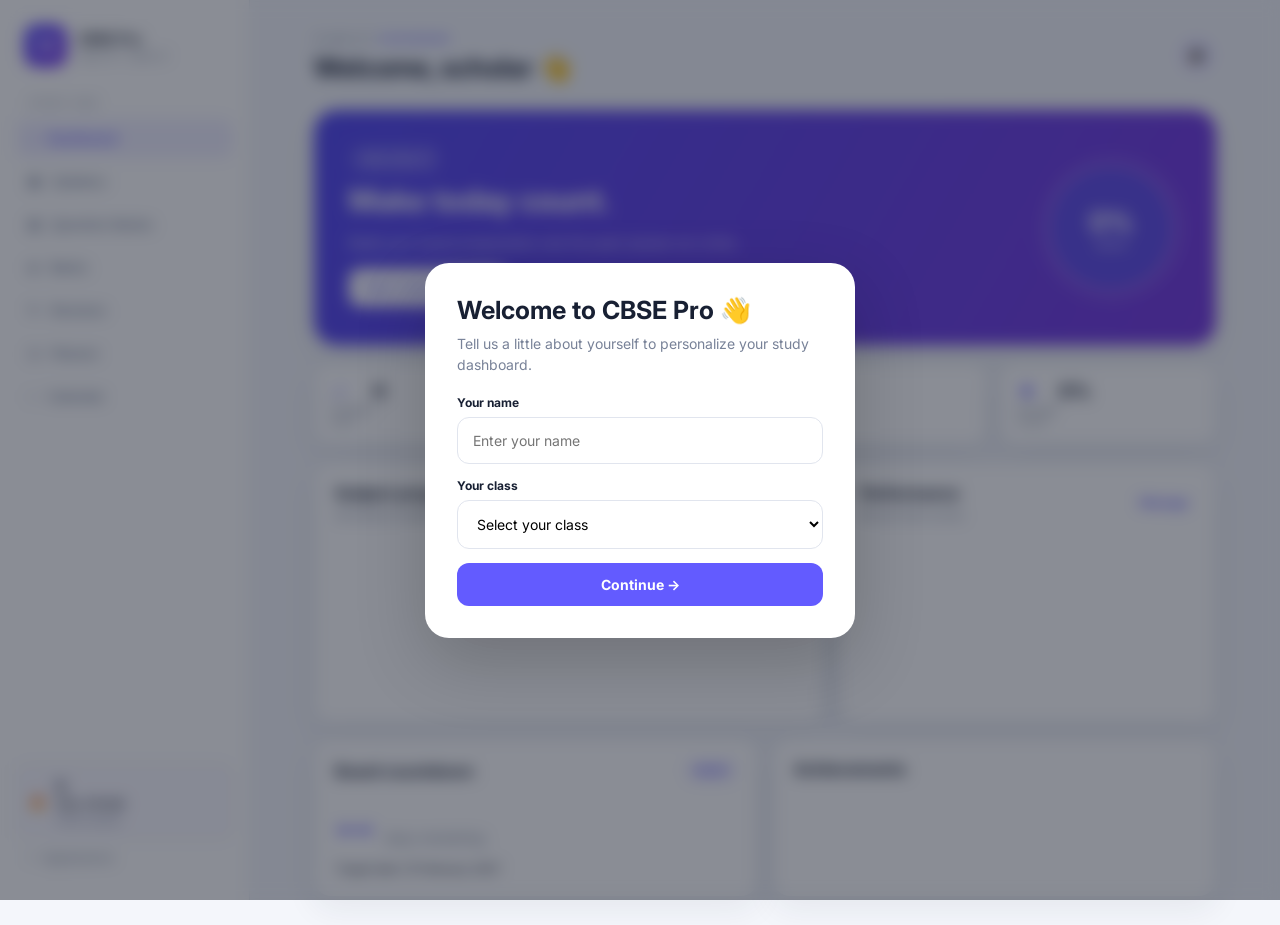
<file: index.html>
<!doctype html><html lang="en"><head><meta charset="utf-8"><meta name="viewport" content="width=device-width,initial-scale=1"><title>CBSE Pro • Class 10</title><link rel="preconnect" href="https://fonts.googleapis.com"><link rel="preconnect" href="https://fonts.gstatic.com" crossorigin><link href="https://fonts.googleapis.com/css2?family=Inter:wght@400;500;600;700;800&display=swap" rel="stylesheet"><link rel="stylesheet" href="style.css"><style>.profile-modal{position:fixed;inset:0;background:rgba(12,18,35,.48);backdrop-filter:blur(8px);display:grid;place-items:center;z-index:999}.profile-box{width:min(430px,calc(100% - 32px));background:#fff;border-radius:24px;padding:32px;box-shadow:0 25px 70px rgba(0,0,0,.2)}.profile-box h2{margin:0 0 8px;font-size:25px}.profile-box p{color:#788298;line-height:1.5;margin:0 0 20px}.profile-box label{display:block;font-size:12px;font-weight:700;margin:0 0 7px}.profile-box input,.profile-box select{width:100%;padding:14px 15px;margin-bottom:14px;border:1px solid #e1e5ee;border-radius:12px;font:inherit;outline:none;background:#fff}.profile-box input:focus,.profile-box select:focus{border-color:#635bff;box-shadow:0 0 0 3px #635bff18}.profile-box button{width:100%;padding:13px;border:0;border-radius:12px;background:#635bff;color:#fff;font:700 14px Inter;cursor:pointer}.profile-modal.hide{display:none}</style></head><body><div class="profile-modal" id="profileModal"><div class="profile-box"><h2>Welcome to CBSE Pro 👋</h2><p>Tell us a little about yourself to personalize your study dashboard.</p><label for="studentName">Your name</label><input id="studentName" maxlength="40" placeholder="Enter your name" autocomplete="name"><label for="studentClass">Your class</label><select id="studentClass"><option value="">Select your class</option><option>Class 10</option><option>Class 9</option><option>Class 8</option><option>Class 7</option><option>Class 6</option></select><button id="saveName">Continue →</button></div></div><div class="app"><aside><div class="brand"><b>10</b><span><strong>CBSE Pro</strong><small>Class 10 • 2026–27</small></span></div><div class="label">STUDY HUB</div><button class="nav active" data-page="dashboard">⌂ <span>Dashboard</span></button><button class="nav" data-page="syllabus">▣ <span>Syllabus</span></button><button class="nav" onclick="location.href='question-banks.html'">▤ <span>Question Banks</span></button><button class="nav" data-page="marks">◈ <span>Marks</span></button><button class="nav" data-page="revision">↻ <span>Revision</span></button><button class="nav" data-page="planner">◷ <span>Planner</span></button><button class="nav" data-page="calendar">□ <span>Calendar</span></button><div class="sidebottom"><div class="streak">🔥 <span><b id="streak">0</b> day streak<small>Keep it going!</small></span></div><button id="dark">☾ Appearance</button></div></aside><main><header><div><small class="crumb">CLASS 10 / <b id="crumb">DASHBOARD</b></small><h1 id="title">Welcome, scholar 👋</h1></div><div class="avatar">🎓</div></header><section id="dashboard" class="page active"><div class="hero"><div><span>CBSE 2026–27</span><h2>Make today count.</h2><p>Build your board preparation one focused session at a time.</p><button data-page="planner">Start today's plan →</button></div><div class="donut"><b id="overall">0%</b><small>syllabus</small></div></div><div class="kpis"><article>✓<b id="done">0</b><small>Chapters done</small></article><article>▣<b id="left">0</b><small>Chapters left</small></article><article>🔥<b id="dashStreak">0</b><small>Study streak</small></article><article>★<b id="avg">0%</b><small>Average marks</small></article></div><div class="dashboard-grid"><div class="card"><div class="head"><div><h3>Subject progress</h3><small>Animated completion</small></div><button data-page="syllabus">View all</button></div><div id="subjectsChart"></div></div><div class="card"><div class="head"><div><h3>Performance</h3><small>Recent test scores</small></div><button data-page="marks">Manage</button></div><div class="bars" id="marksChart"></div></div></div><div class="dashboard-grid bottom"><div class="card"><div class="head"><h3>Board countdown</h3><span class="pill">TARGET</span></div><div class="countdown"><b id="daysLeft">--</b><span>days remaining</span></div><small>Target date: 15 February 2027</small></div><div class="card"><div class="head"><h3>Achievements</h3></div><div class="achievements" id="achievements"></div></div></div></section><section id="syllabus" class="page"><div class="pagehead"><div><h2>Syllabus tracker</h2><p>Tick chapters as you finish them.</p></div><input id="search" placeholder="Search chapters…"></div><div id="syllabusList"></div></section><section id="marks" class="page"><div class="pagehead"><div><h2>Marks tracker</h2><p>Track tests and improve your average.</p></div></div><div class="two"><div class="card form"><h3>Add result</h3><input id="ms" placeholder="Subject"><input id="mt" placeholder="Test name"><div class="formrow"><input id="sc" type="number" placeholder="Score"><input id="tot" type="number" placeholder="Total"></div><button id="addMark">Add result</button></div><div class="card"><h3>Results</h3><div id="results"></div></div></div></section><section id="revision" class="page"><div class="pagehead"><div><h2>Revision center</h2><p>Revisit completed chapters using spaced revision.</p></div></div><div id="revisionList" class="revision"></div></section><section id="planner" class="page"><div class="pagehead"><div><h2>Study planner</h2><p>Set today's focus and use the Pomodoro timer.</p></div></div><div class="two"><div class="card"><h3>Today's focus</h3><textarea id="goal" placeholder="e.g. Finish Light + solve 20 questions"></textarea><button id="saveGoal">Save goal</button><div class="saved" id="savedGoal"></div></div><div class="card timer"><small>FOCUS SESSION</small><b id="timer">25:00</b><div><button id="start">Start</button><button class="light" id="pause">Pause</button><button class="light" id="reset">Reset</button></div></div></div></section><section id="calendar" class="page"><div class="pagehead"><div><h2>Study calendar</h2><p>Click a date to add a study task.</p></div></div><div class="card calendar"><div class="calhead"><button id="prev">‹</button><h3 id="month"></h3><button id="next">›</button></div><div class="week"><b>Sun</b><b>Mon</b><b>Tue</b><b>Wed</b><b>Thu</b><b>Fri</b><b>Sat</b></div><div id="days" class="days"></div></div></section></main></div><script src="script.js"></script></body></html>
</file>
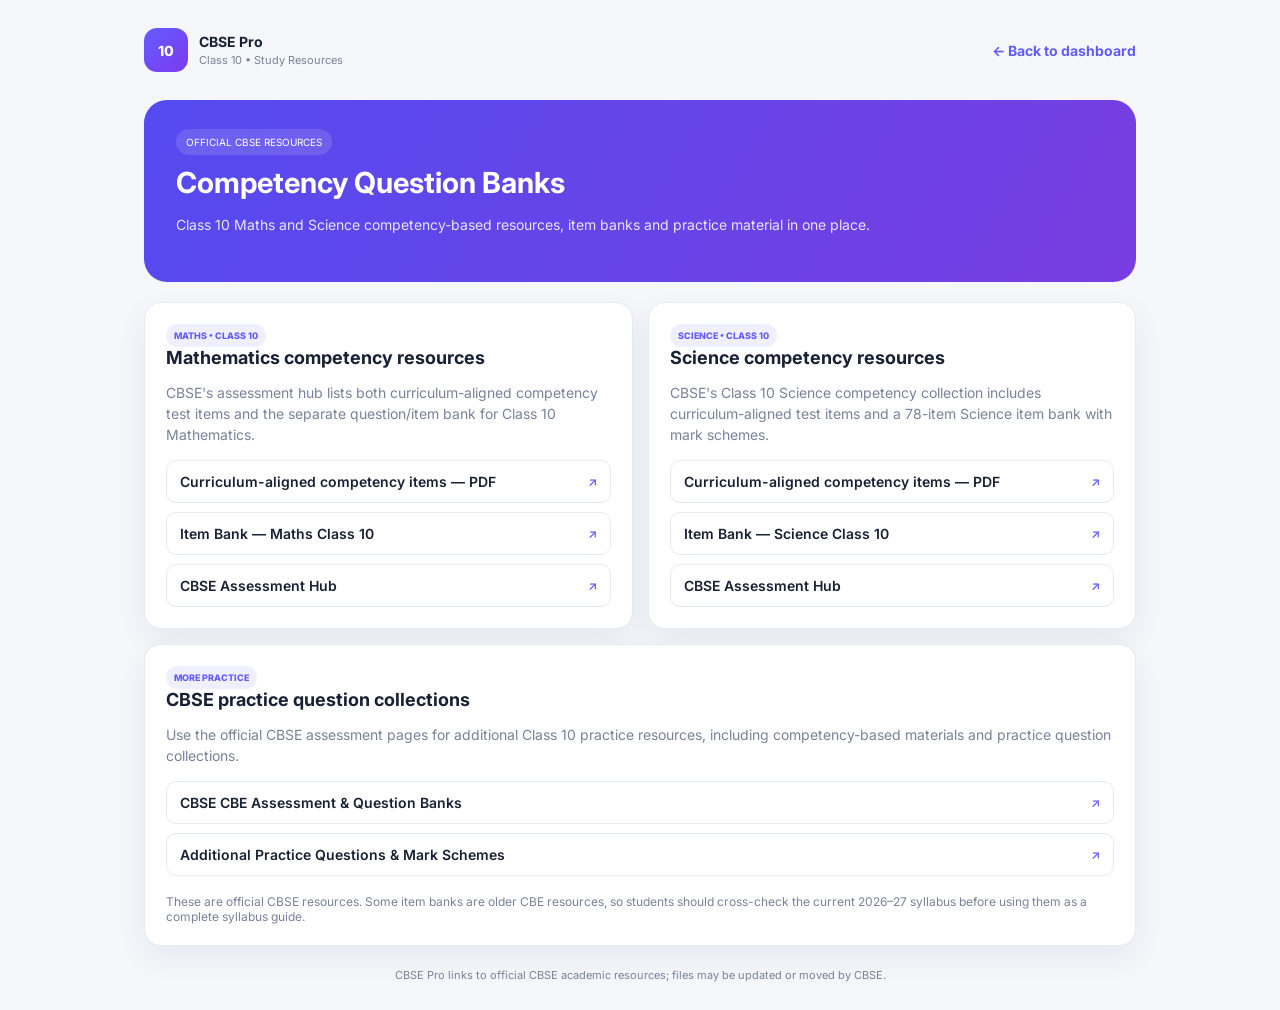
<file: question-banks.html>
<!doctype html><html lang="en"><head><meta charset="utf-8"><meta name="viewport" content="width=device-width,initial-scale=1"><title>CBSE Pro • Question Banks</title><link rel="preconnect" href="https://fonts.googleapis.com"><link rel="preconnect" href="https://fonts.gstatic.com" crossorigin><link href="https://fonts.googleapis.com/css2?family=Inter:wght@400;500;600;700;800&display=swap" rel="stylesheet"><style>:root{--bg:#f5f7fb;--card:#fff;--text:#182033;--muted:#788298;--line:#e6eaf1;--p:#635bff;--p2:#7c3aed;--shadow:0 12px 32px rgba(27,36,62,.07)}*{box-sizing:border-box}body{margin:0;background:var(--bg);color:var(--text);font:14px Inter,system-ui,sans-serif}.wrap{max-width:1120px;margin:auto;padding:28px 5%}.top{display:flex;align-items:center;justify-content:space-between;margin-bottom:28px}.brand{display:flex;gap:11px;align-items:center}.logo{width:44px;height:44px;border-radius:13px;background:linear-gradient(135deg,var(--p),var(--p2));color:#fff;display:grid;place-items:center;font-weight:800}.brand small{display:block;color:var(--muted);font-size:11px;margin-top:3px}.back{color:var(--p);text-decoration:none;font-weight:700}.hero{background:linear-gradient(120deg,#544bf0,#783de0);color:#fff;border-radius:23px;padding:32px;margin-bottom:20px}.hero span{font-size:10px;background:#ffffff20;padding:7px 10px;border-radius:20px}.hero h1{font-size:29px;margin:16px 0 8px}.hero p{color:#e8e5ff;line-height:1.6;max-width:720px}.grid{display:grid;grid-template-columns:1fr 1fr;gap:15px}.card{background:var(--card);border:1px solid var(--line);border-radius:17px;padding:21px;box-shadow:var(--shadow)}.card h2{font-size:18px;margin:0 0 7px}.card p{color:var(--muted);line-height:1.5}.tag{display:inline-block;font-size:9px;color:var(--p);background:#f0efff;padding:6px 8px;border-radius:20px;font-weight:800}.links{display:grid;gap:9px;margin-top:15px}.links a{display:flex;align-items:center;justify-content:space-between;padding:12px 13px;border:1px solid var(--line);border-radius:10px;color:var(--text);text-decoration:none;font-weight:600}.links a:hover{border-color:#c9c5ff;background:#faf9ff}.links a span{color:var(--p);font-size:12px}.wide{grid-column:1/-1}.note{font-size:12px;color:var(--muted);margin-top:18px}.footer{margin-top:22px;text-align:center;color:var(--muted);font-size:11px}@media(max-width:700px){.grid{grid-template-columns:1fr}.wide{grid-column:auto}.hero{padding:24px}.hero h1{font-size:23px}}</style></head><body><div class="wrap"><div class="top"><div class="brand"><div class="logo">10</div><div><b>CBSE Pro</b><small>Class 10 • Study Resources</small></div></div><a class="back" href="index.html">← Back to dashboard</a></div><div class="hero"><span>OFFICIAL CBSE RESOURCES</span><h1>Competency Question Banks</h1><p>Class 10 Maths and Science competency-based resources, item banks and practice material in one place.</p></div><div class="grid"><div class="card"><span class="tag">MATHS • CLASS 10</span><h2>Mathematics competency resources</h2><p>CBSE's assessment hub lists both curriculum-aligned competency test items and the separate question/item bank for Class 10 Mathematics.</p><div class="links"><a target="_blank" rel="noopener" href="https://cbseacademic.nic.in/cbe/documents/SAS_Maths-Class-10.pdf">Curriculum-aligned competency items — PDF <span>↗</span></a><a target="_blank" rel="noopener" href="https://cbseacademic.nic.in/cbe/documents/Item-Bank---Maths---Class-10.pdf">Item Bank — Maths Class 10 <span>↗</span></a><a target="_blank" rel="noopener" href="https://cbseacademic.nic.in/cbe/assessment.html">CBSE Assessment Hub <span>↗</span></a></div></div><div class="card"><span class="tag">SCIENCE • CLASS 10</span><h2>Science competency resources</h2><p>CBSE's Class 10 Science competency collection includes curriculum-aligned test items and a 78-item Science item bank with mark schemes.</p><div class="links"><a target="_blank" rel="noopener" href="https://cbseacademic.nic.in/cbe/documents/SAS_Science-Class-10.pdf">Curriculum-aligned competency items — PDF <span>↗</span></a><a target="_blank" rel="noopener" href="https://cbseacademic.nic.in/cbe/documents/Item-Bank---Science-Class-10.pdf">Item Bank — Science Class 10 <span>↗</span></a><a target="_blank" rel="noopener" href="https://cbseacademic.nic.in/cbe/assessment.html">CBSE Assessment Hub <span>↗</span></a></div></div><div class="card wide"><span class="tag">MORE PRACTICE</span><h2>CBSE practice question collections</h2><p>Use the official CBSE assessment pages for additional Class 10 practice resources, including competency-based materials and practice question collections.</p><div class="links"><a target="_blank" rel="noopener" href="https://cbseacademic.nic.in/cbe/assessment.html">CBSE CBE Assessment & Question Banks <span>↗</span></a><a target="_blank" rel="noopener" href="https://cbseacademic.nic.in/additionalPQ.html">Additional Practice Questions & Mark Schemes <span>↗</span></a></div><div class="note">These are official CBSE resources. Some item banks are older CBE resources, so students should cross-check the current 2026–27 syllabus before using them as a complete syllabus guide.</div></div></div><div class="footer">CBSE Pro links to official CBSE academic resources; files may be updated or moved by CBSE.</div></div></body></html>
</file>
<file: style.css>
:root{--bg:#f4f6fb;--card:#fff;--text:#182033;--muted:#788298;--line:#e6eaf1;--p:#635bff;--p2:#7c3aed;--shadow:0 12px 32px rgba(27,36,62,.07)}*{box-sizing:border-box}body{margin:0;background:var(--bg);color:var(--text);font:14px Inter,system-ui,sans-serif}.app{display:flex;min-height:100vh}aside{width:250px;position:fixed;inset:0 auto 0 0;background:var(--card);border-right:1px solid var(--line);padding:24px 16px;display:flex;flex-direction:column}.brand{display:flex;gap:11px;align-items:center;padding:0 8px 30px}.brand>b{width:43px;height:43px;border-radius:13px;background:linear-gradient(135deg,var(--p),var(--p2));color:#fff;display:grid;place-items:center;font-size:17px}.brand strong{display:block}.brand small{display:block;color:var(--muted);font-size:10px;margin-top:3px}.label{font-size:9px;letter-spacing:1.6px;color:#9aa1b2;font-weight:800;padding:0 13px 9px}.nav{width:100%;border:0;background:none;color:var(--muted);padding:12px;border-radius:10px;text-align:left;cursor:pointer;font-weight:600;margin:2px 0}.nav span{margin-left:8px}.nav:hover,.nav.active{color:var(--p);background:#f0efff}.sidebottom{margin-top:auto}.streak{display:flex;gap:10px;align-items:center;background:#faf9ff;border:1px solid var(--line);padding:12px;border-radius:12px}.streak b{display:block}.streak small{display:block;color:var(--muted);font-size:10px;margin-top:3px}.sidebottom>button{width:100%;border:0;background:none;color:var(--muted);padding:11px;text-align:left;cursor:pointer}.app main{margin-left:250px;width:calc(100% - 250px);max-width:1450px;padding:28px 5%}header{display:flex;justify-content:space-between;align-items:center;margin-bottom:27px}.crumb{font-size:9px;letter-spacing:1.3px;color:#9299a9;font-weight:800}.crumb b{color:var(--p)}h1{font-size:26px;margin:7px 0 0}h2{font-size:27px;margin:0}h3{margin:0;font-size:16px}.avatar{width:39px;height:39px;border-radius:50%;background:#e9e7ff;color:var(--p);display:grid;place-items:center;font-weight:800}.page{display:none}.page.active{display:block}.hero{min-height:235px;border-radius:23px;padding:31px 35px;background:linear-gradient(120deg,#544bf0,#783de0);color:#fff;display:flex;align-items:center;justify-content:space-between;box-shadow:var(--shadow)}.hero>div:first-child>span{font-size:10px;background:#ffffff1c;border:1px solid #ffffff30;padding:7px 10px;border-radius:20px}.hero h2{margin:16px 0 7px;font-size:30px}.hero p{color:#e9e7ff;max-width:600px;line-height:1.6}.hero button,.form button,.timer button,.two button{border:0;background:#fff;color:var(--p);font-weight:700;border-radius:10px;padding:11px 15px;cursor:pointer}.donut{width:140px;height:140px;border-radius:50%;display:flex;flex-direction:column;align-items:center;justify-content:center;background:conic-gradient(#fff var(--progress,0%),#ffffff22 0);position:relative}.donut:after{content:"";position:absolute;inset:10px;border-radius:50%;background:#624fe8}.donut>*{z-index:1}.donut b{font-size:28px}.donut small{font-size:9px}.kpis{display:grid;grid-template-columns:repeat(4,1fr);gap:13px;margin:18px 0}.kpis article{background:var(--card);border:1px solid var(--line);border-radius:15px;padding:16px;box-shadow:var(--shadow);display:grid;grid-template-columns:34px 1fr;align-items:center;gap:0 8px;color:var(--p);font-size:19px}.kpis b{color:var(--text);font-size:19px}.kpis small{color:var(--muted);font-size:10px}.dashboard-grid{display:grid;grid-template-columns:1.15fr .85fr;gap:15px;margin-top:15px}.bottom{grid-template-columns:1fr 1fr}.card{background:var(--card);border:1px solid var(--line);border-radius:17px;padding:20px;box-shadow:var(--shadow)}.head,.pagehead,.calhead{display:flex;justify-content:space-between;align-items:center}.head small,.pagehead p{display:block;color:var(--muted);margin-top:5px}.head button{border:0;background:none;color:var(--p);font-weight:700;cursor:pointer}.progressitem{margin:16px 0}.row{display:flex;justify-content:space-between;font-size:12px;margin-bottom:7px}.bar{height:8px;background:#edf0f5;border-radius:9px;overflow:hidden}.fill{height:100%;width:0;background:linear-gradient(90deg,var(--p),var(--p2));border-radius:9px;transition:width 1s cubic-bezier(.2,.8,.2,1)}.bars{height:180px;display:flex;align-items:end;gap:10px;padding-top:15px}.vbar{flex:1;background:linear-gradient(180deg,var(--p2),var(--p));border-radius:8px 8px 3px 3px;min-height:5px;animation:rise .7s ease both}.vbar span{display:block;text-align:center;margin-top:-22px;color:var(--text);font-size:10px;font-weight:700}@keyframes rise{from{height:0;opacity:0}to{opacity:1}}.mini{display:grid;grid-template-columns:1fr 1fr 50px;padding:10px 0;border-bottom:1px solid var(--line)}.countdown{display:flex;gap:10px;align-items:baseline;margin:18px 0 5px}.countdown b{font-size:44px;color:var(--p)}.countdown span{color:var(--muted)}.pill{font-size:9px;background:#f0efff;color:var(--p);padding:6px 8px;border-radius:20px;font-weight:800}.achievements{display:flex;gap:9px;flex-wrap:wrap}.badge{width:55px;height:55px;border-radius:14px;background:#f3f1ff;display:grid;place-items:center;font-size:22px;opacity:.3}.badge.on{opacity:1}.pagehead{margin-bottom:18px}.pagehead input{padding:11px 13px;border:1px solid var(--line);border-radius:10px;background:var(--card);color:var(--text);outline:0}.subject{margin-bottom:14px}.subjecthead{display:flex;justify-content:space-between;align-items:center;margin-bottom:11px}.chapters{display:grid;grid-template-columns:repeat(2,1fr);gap:8px}.chapter{border:1px solid var(--line);border-radius:10px;padding:11px;display:flex;gap:9px;align-items:center;cursor:pointer}.chapter input{accent-color:var(--p)}.chapter.done span{text-decoration:line-through;color:var(--muted)}.two{display:grid;grid-template-columns:.75fr 1.25fr;gap:15px}.form input,.form textarea{display:block;width:100%;padding:12px;border:1px solid var(--line);border-radius:10px;background:var(--bg);color:var(--text);margin:9px 0;outline:0}.formrow{display:grid;grid-template-columns:1fr 1fr;gap:8px}.form button,.two .form button{background:var(--p);color:#fff}.result{display:grid;grid-template-columns:1fr 1fr 70px 25px;padding:11px 0;border-bottom:1px solid var(--line);align-items:center}.del{border:0;background:none;color:#c05757;cursor:pointer}.revision{display:grid;grid-template-columns:repeat(2,1fr);gap:14px}.rev small{display:block;color:var(--muted);margin:7px 0 12px}.rev button{background:#f0efff!important;color:var(--p)!important}.timer{text-align:center;display:flex;flex-direction:column;align-items:center;justify-content:center}.timer>b{font-size:48px;margin:18px 0}.timer .light{background:#edf0f5;color:var(--text)}textarea{min-height:150px;resize:vertical}.saved{color:var(--muted);margin-top:12px}.calendar{max-width:850px}.calhead button{width:35px;height:35px;border:1px solid var(--line);background:var(--card);border-radius:9px;cursor:pointer}.week,.days{display:grid;grid-template-columns:repeat(7,1fr);gap:6px}.week{font-size:10px;color:var(--muted);text-align:center;margin:18px 0 7px}.day{min-height:72px;border:1px solid var(--line);border-radius:10px;padding:8px;cursor:pointer}.day.today{outline:2px solid var(--p)}.day.has{background:#f2efff}.dot{width:6px;height:6px;border-radius:50%;background:var(--p);margin-top:10px}@media(max-width:900px){aside{width:70px}.brand span,.nav span,.label,.sidebottom{display:none}.brand{justify-content:center}.app main{margin-left:70px;width:calc(100% - 70px)}.kpis{grid-template-columns:repeat(2,1fr)}.dashboard-grid,.two{grid-template-columns:1fr}}@media(max-width:620px){aside{display:none}.app main{margin:0;width:100%;padding:20px}.hero{padding:24px}.donut{display:none}.hero h2{font-size:23px}.kpis,.chapters,.revision{grid-template-columns:1fr}.pagehead{display:block}.pagehead input{width:100%;margin-top:12px}.calendar{padding:12px}.day{min-height:55px;padding:5px;font-size:11px}}.dark{--bg:#0d1220;--card:#171d2d;--text:#eef2ff;--muted:#9ba4b8;--line:#293147}.dark .nav.active{background:#252143}.dark .streak{background:#1c2032}.dark .day.has{background:#252143}
</file>
